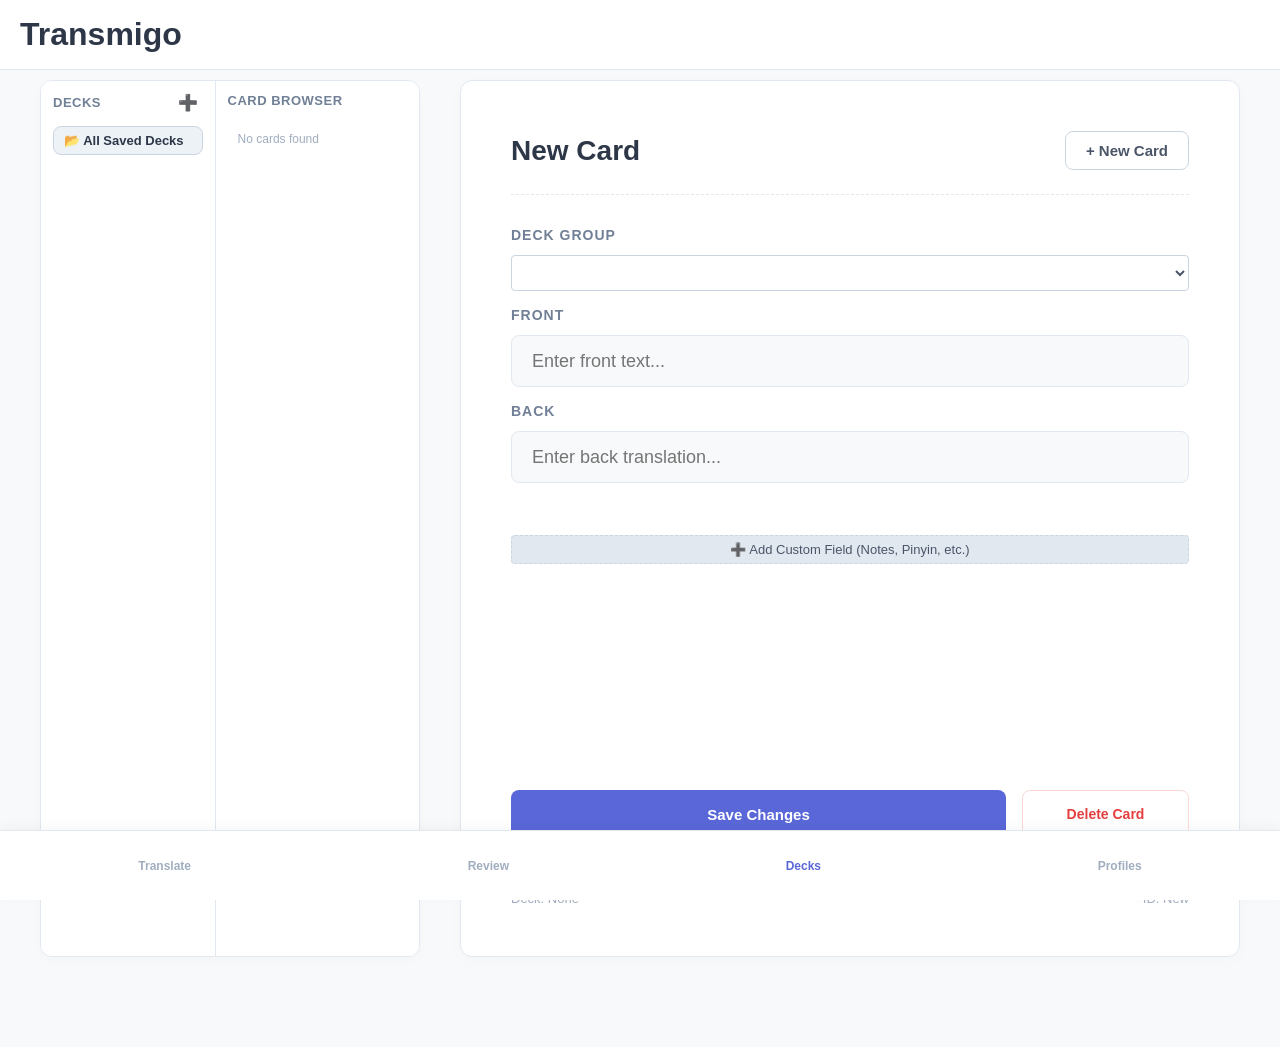
<file: Transmigo V1/decks.html>
<!DOCTYPE html>
<html lang="en">
  <head>
    <meta charset="utf-8">
    <title>Transmigo</title>
    <link rel="stylesheet" href="style.css">
  </head>
  <body>

    <header class="app-header">
      <h1>Transmigo</h1>
    </header>

    <main class="Translationwrapper deck-layout">
      <div class="decks-dashboard-container">
        
        <div class="deck-browser-group">
          
        <div class="deck-panel">
            <div class="panel-title" style="display: flex; justify-content: space-between; align-items: center;">
              <span>Decks</span>
              <button id="addDeckBtn" style="background: none; border: none; color: #4a5568; cursor: pointer; font-size: 16px; padding: 0 5px;">➕</button>
            </div>
            <div id="deckContainer" class="scrollable-list"></div>
          </div>

          <div class="card-list">
            <div class="panel-title">Card Browser</div>
            <div id="cardContainer" class="scrollable-list">
              </div>
          </div>

        </div>

        <div class="deck-workshop"> 
          <div class="workspace-header">
            <h3 id="editorTitle">Card Editor</h3>
            <button class="create-card-btn" id="newCardBtn">+ New Card</button>
          </div>

          <form class="workshop-form" id="workshopForm" onsubmit="return false;">
          <div class="form-field">
              <label>Deck Group</label>
              <select id="cardDeckSelect" class="deck-dropdown" style="width: 100%; padding: 8px; border-radius: 4px; border: 1px solid #cbd5e1; background: white;"></select>
            </div>

            <div class="form-field">
              <label>Front</label>
              <input type="text" id="cardFrontInput" placeholder="Enter front text...">
            </div>
            <div class="form-field">
              <label>Back</label>
              <input type="text" id="cardBackInput" placeholder="Enter back translation...">
            </div>

            <div id="editorCustomFieldsContainer" style="margin-top: 10px;"></div>

            <button type="button" id="editorAddCustomFieldBtn" style="width: 100%; padding: 6px; margin: 10px 0; background: #e2e8f0; border: 1px dashed #cbd5e1; border-radius: 4px; cursor: pointer; font-size: 13px; color: #4a5568;">
              ➕ Add Custom Field (Notes, Pinyin, etc.)
            </button>


            <div class="workspace-actions">
              <button type="button" id="saveCardBtn" class="workspace-save-btn">Save Changes</button>
              <button type="button" id="deleteCardBtn" class="workspace-delete-btn">Delete Card</button>
            </div>
          </form>

          <div class="workspace-footer">
            <span id="footerDeckInfo">Deck: None</span>
            <span id="footerIdInfo">ID: New</span>
          </div>
        </div>

      </div>
    </main>
  
    <nav class="bottom-nav">
      <a href="Translation.html" class="nav-item">Translate</a>
      <a href="Review.html" class="nav-item">Review</a>
      <a href="decks.html" class="nav-item active">Decks</a>
      <a href="profile.html" class="nav-item">Profiles</a>
    </nav>

    <script src="db.js"></script>

    <script>
const deckContainer = document.getElementById('deckContainer');
      const cardContainer = document.getElementById('cardContainer');
      
      const cardDeckSelect = document.getElementById('cardDeckSelect');
      const cardFrontInput = document.getElementById('cardFrontInput');
      const cardBackInput = document.getElementById('cardBackInput');
      const editorCustomFieldsContainer = document.getElementById('editorCustomFieldsContainer');
      const editorAddCustomFieldBtn = document.getElementById('editorAddCustomFieldBtn');
      const addDeckBtn = document.getElementById('addDeckBtn');
      
      const saveCardBtn = document.getElementById('saveCardBtn');
      const deleteCardBtn = document.getElementById('deleteCardBtn');
      const newCardBtn = document.getElementById('newCardBtn');
      
      const footerDeckInfo = document.getElementById('footerDeckInfo');
      const footerIdInfo = document.getElementById('footerIdInfo');
      const editorTitle = document.getElementById('editorTitle');

      let selectedDeckName = 'all';
      let activeCardId = null;

      let runtimeCustomDecks = [];

      function renderDashboard() {
        renderDecksList();
        populateEditorDeckDropdown();
        renderCardsList();
      }

      function getMasterDecksList() {
        const structuralDecks = getDecksList(); 
        runtimeCustomDecks.forEach(d => {
          if (!structuralDecks.includes(d)) structuralDecks.push(d);
        });
        return structuralDecks;
      }

      function renderDecksList() {
        const deckNames = getMasterDecksList();
        deckContainer.innerHTML = '';

        deckNames.forEach(deck => {
          const div = document.createElement('div');
          div.className = `deck-list ${selectedDeckName === deck ? 'active-item' : ''}`;
          div.textContent = deck === 'all' ? '📂 All Saved Decks' : `📂 ${deck.charAt(0).toUpperCase() + deck.slice(1)}`;
          
          div.addEventListener('click', () => {
            selectedDeckName = deck;
            renderDashboard();
          });
          deckContainer.appendChild(div);
        });
      }

      function populateEditorDeckDropdown() {
        const deckNames = getMasterDecksList();
        const currentSelection = cardDeckSelect.value;
        cardDeckSelect.innerHTML = '';

        deckNames.forEach(deck => {
          if (deck === 'all') return; 
          const opt = document.createElement('option');
          opt.value = deck;
          opt.textContent = deck.charAt(0).toUpperCase() + deck.slice(1);
          cardDeckSelect.appendChild(opt);
        });

        if (currentSelection && [...cardDeckSelect.options].some(o => o.value === currentSelection)) {
          cardDeckSelect.value = currentSelection;
        }
      }

      function renderCardsList() {
        const allCards = getCards();
        cardContainer.innerHTML = '';

        const filteredCards = selectedDeckName === 'all' 
          ? allCards 
          : allCards.filter(c => c.deck.toLowerCase().trim() === selectedDeckName.toLowerCase().trim());

        if (filteredCards.length === 0) {
          cardContainer.innerHTML = '<div style="padding:10px; font-size:12px; color:#a0aec0;">No cards found</div>';
          return;
        }

        filteredCards.forEach(card => {
          const div = document.createElement('div');
          div.className = `deck-list ${activeCardId === card.id ? 'active-item' : ''}`;

          let contentHtml = `<div style="font-weight: 500;">${card.front}</div>`;
          if (card.customFields && Object.keys(card.customFields).length > 0) {
            contentHtml += `<div style="font-size: 11px; color: #718096; margin-top: 2px;">`;
            Object.entries(card.customFields).forEach(([label, value]) => {
              contentHtml += `<span style="background: #edf2f7; padding: 2px 4px; border-radius: 3px; margin-right: 4px;">${label}: ${value}</span>`;
            });
            contentHtml += `</div>`;
          }
          div.innerHTML = contentHtml;
          
          div.addEventListener('click', () => {
            loadCardIntoEditor(card);
          });
          cardContainer.appendChild(div);
        });
      }

      function spawnCustomFieldRow(label = '', value = '') {
        const fieldWrapper = document.createElement('div');
        fieldWrapper.className = 'form-field-custom-row';
        fieldWrapper.style.display = 'flex';
        fieldWrapper.style.gap = '5px';
        fieldWrapper.style.marginTop = '8px';

        fieldWrapper.innerHTML = `
          <input type="text" placeholder="Label (e.g., Pinyin)" class="editor-custom-label" value="${label}" style="width: 35%; padding: 6px; border-radius: 4px; border: 1px solid #cbd5e1;">
          <input type="text" placeholder="Value..." class="editor-custom-value" value="${value}" style="width: 55%; padding: 6px; border-radius: 4px; border: 1px solid #cbd5e1;">
          <button type="button" class="editor-remove-field-btn" style="width: 10%; background: #fee2e2; border: 1px solid #fca5a5; color: #dc2626; border-radius: 4px; cursor: pointer;">✕</button>
        `;

        fieldWrapper.querySelector('.editor-remove-field-btn').addEventListener('click', () => {
          fieldWrapper.remove();
        });

        editorCustomFieldsContainer.appendChild(fieldWrapper);
      }

      function loadCardIntoEditor(card) {
        activeCardId = card.id;
        cardDeckSelect.value = card.deck || 'general';
        cardFrontInput.value = card.front;
        cardBackInput.value = card.back;

        editorCustomFieldsContainer.innerHTML = '';
        if (card.customFields) {
          Object.entries(card.customFields).forEach(([label, value]) => {
            spawnCustomFieldRow(label, value);
          });
        }
        
        editorTitle.textContent = "Edit Card";
        footerDeckInfo.textContent = `Deck: ${card.deck}`;
        footerIdInfo.textContent = `ID: ${card.id}`;
        
        renderCardsList();
      }

      function clearEditor() {
        activeCardId = null;
        cardDeckSelect.value = selectedDeckName === 'all' ? 'general' : selectedDeckName;
        cardFrontInput.value = '';
        cardBackInput.value = '';
        
        editorCustomFieldsContainer.innerHTML = '';

        editorTitle.textContent = "New Card";
        footerDeckInfo.textContent = `Deck: None`;
        footerIdInfo.textContent = `ID: New`;
        
        renderCardsList();
      }

      editorAddCustomFieldBtn.addEventListener('click', () => {
        spawnCustomFieldRow('', '');
      });

      addDeckBtn.addEventListener('click', () => {
        const newDeckName = prompt("Enter a name for your new deck group:").trim().toLowerCase();
        if (!newDeckName) return;
        
        if (getMasterDecksList().includes(newDeckName)) {
          alert("A deck with that name already exists!");
          return;
        }

        runtimeCustomDecks.push(newDeckName);
        selectedDeckName = newDeckName;
        cardDeckSelect.value = newDeckName;
        renderDashboard();
      });

      saveCardBtn.addEventListener('click', () => {
        const frontVal = cardFrontInput.value.trim();
        const backVal = cardBackInput.value.trim();
        const deckVal = cardDeckSelect.value;

        if (!frontVal || !backVal) {
          alert('Please fill out both the front and back parameters!');
          return;
        }

        const updatedCustomFields = {};
        const labels = document.querySelectorAll('.editor-custom-label');
        const values = document.querySelectorAll('.editor-custom-value');
        
        labels.forEach((labelEl, idx) => {
          const key = labelEl.value.trim();
          const val = values[idx].value.trim();
          if (key && val) {
            updatedCustomFields[key] = val;
          }
        });

        const payload = {
          front: frontVal,
          back: backVal,
          deck: deckVal,
          customFields: updatedCustomFields
        };

        if (activeCardId) {
          payload.id = activeCardId;
        }

        saveCard(payload);
        alert('Card database synchronized successfully!');
        
        selectedDeckName = deckVal;
        clearEditor();
        renderDashboard();
      });

      deleteCardBtn.addEventListener('click', () => {
        if (!activeCardId) {
          clearEditor();
          return;
        }

        if (confirm('Are you sure you want to permanently remove this card?')) {
          deleteCardById(activeCardId);
          clearEditor();
          renderDashboard();
        }
      });

      newCardBtn.addEventListener('click', clearEditor);

      renderDashboard();
      clearEditor();
    </script>
  </body>
</html>
</file>
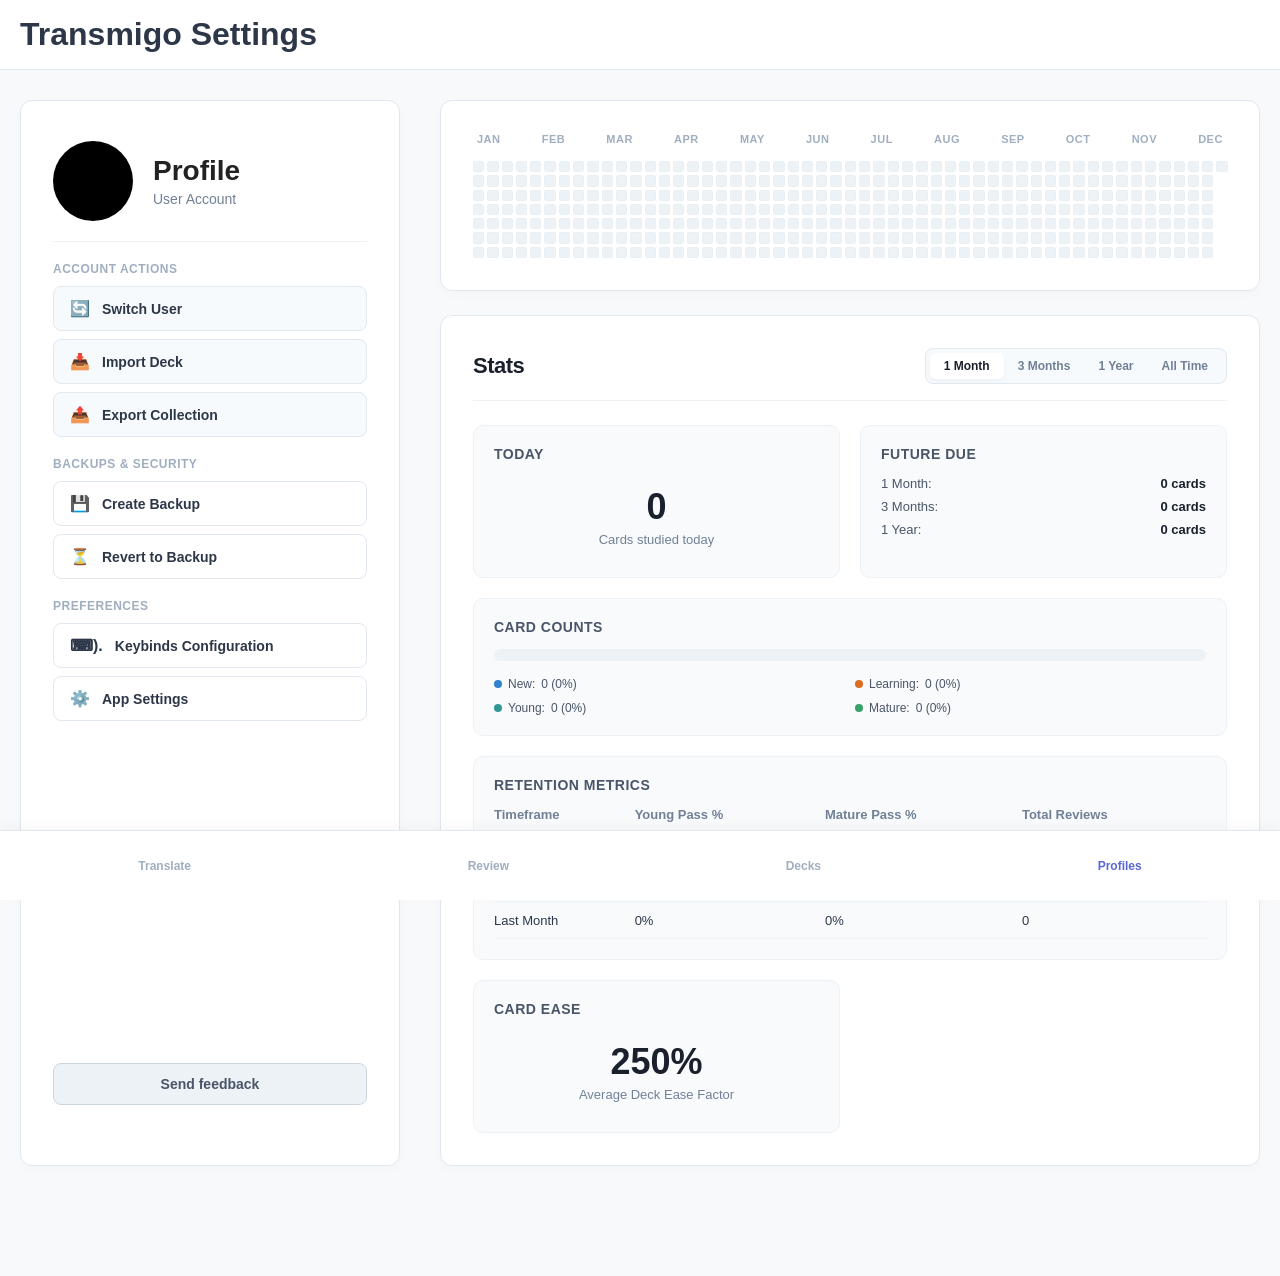
<file: Transmigo V1/profile.html>
<!DOCTYPE html>
<html lang="en">
  <head>
    <meta charset="utf-8">
    <title>Transmigo</title>
    <link rel="stylesheet" href="style.css">
  </head>
  <body>

    <header class="app-header">
      <h1>Transmigo Settings</h1>
    </header>

    <main class="TranslationPg profile-layout-wrapper">
      <div class="profile-dashboard-container">
        
        <div class="profile-left-panel">
          <div class="user-meta-block">
            <div class="profile-avatar"></div>
            <div class="user-details-text">
              <h1 class="profile-name-header">Profile</h1>
              <p class="profile-subtext">User Account</p>
            </div>
          </div>

          <hr class="panel-divider">

          <div class="profile-section">
            <h3>Account Actions</h3>
            <div class="action-button-group">
              <button class="settings-action-btn"><i class="icon">🔄</i> Switch User</button>
              <button class="settings-action-btn"><i class="icon">📥</i> Import Deck</button>
              <button class="settings-action-btn"><i class="icon">📤</i> Export Collection</button>
            </div>
          </div>

          <div class="profile-section">
            <h3>Backups & Security</h3>
            <div class="action-button-group">
              <button class="settings-action-btn secondary"><i class="icon">💾</i> Create Backup</button>
              <button class="settings-action-btn secondary"><i class="icon">⏳</i> Revert to Backup</button>
            </div>
          </div>

          <div class="profile-section">
            <h3>Preferences</h3>
            <div class="action-button-group">
              <button class="settings-action-btn secondary"><i class="icon">⌨).</i> Keybinds Configuration</button>
              <button class="settings-action-btn secondary"><i class="icon">⚙️</i> App Settings</button>
            </div>
          </div>

          <div class="profile-section" style="margin-top: auto; padding-top: 10px;">
            <button class="feedback-btn" style="width: 100%;" onclick="alert('Thank you for your feedback!')">Send feedback</button>
          </div>
        </div> 

        <div class="profile-right-panel">
          <div class="heatmap-box">
            <div class="heatmap-months">
              <span>Jan</span><span>Feb</span><span>Mar</span><span>Apr</span><span>May</span><span>Jun</span><span>Jul</span><span>Aug</span><span>Sep</span><span>Oct</span><span>Nov</span><span>Dec</span>
            </div>
            <div class="heatmap-grid" id="heatmapGrid"></div>
          </div>

          <div class="stats-panel">
            <div class="stats-header-row">
              <h2 class="stats-header">Stats</h2>
              <div class="stats-timeframe-filters">
                <button class="filter-btn active">1 Month</button>
                <button class="filter-btn">3 Months</button>
                <button class="filter-btn">1 Year</button>
                <button class="filter-btn">All Time</button>
              </div>
            </div>

            <div class="stats-grid-matrix">
              <div class="stats-card">
                <h3>Today</h3>
                <div class="card-inner-val">
                  <p class="main-stat-num" id="statToday">0</p>
                  <p class="stat-label-sub">Cards studied today</p>
                </div>
              </div>

              <div class="stats-card">
                <h3>Future Due</h3>
                <div class="forecast-list">
                  <div class="forecast-row"><span>1 Month:</span><strong id="forecastMonth">0 cards</strong></div>
                  <div class="forecast-row"><span>3 Months:</span><strong id="forecastQuarter">0 cards</strong></div>
                  <div class="forecast-row"><span>1 Year:</span><strong id="forecastYear">0 cards</strong></div>
                </div>
              </div>

              <div class="stats-card span-two-cols">
                <h3>Card Counts</h3>
                <div class="count-bar-container">
                  <div class="distribution-bar" id="distributionBar">
                    <div class="bar-segment segments-new" id="barNew" style="width: 0%;"></div>
                    <div class="bar-segment segments-learning" id="barLearning" style="width: 0%;"></div>
                    <div class="bar-segment segments-young" id="barYoung" style="width: 0%;"></div>
                    <div class="bar-segment segments-mature" id="barMature" style="width: 0%;"></div>
                  </div>
                  <div class="legend-grid" id="legendGrid">
                    <div class="legend-item"><span class="dot new"></span>New: <span id="lblNew">0 (0%)</span></div>
                    <div class="legend-item"><span class="dot learning"></span>Learning: <span id="lblLearning">0 (0%)</span></div>
                    <div class="legend-item"><span class="dot young"></span>Young: <span id="lblYoung">0 (0%)</span></div>
                    <div class="legend-item"><span class="dot mature"></span>Mature: <span id="lblMature">0 (0%)</span></div>
                  </div>
                </div>
              </div>

              <div class="stats-card span-two-cols">
                <h3>Retention Metrics</h3>
                <table class="retention-table">
                  <thead>
                    <tr>
                      <th>Timeframe</th>
                      <th>Young Pass %</th>
                      <th>Mature Pass %</th>
                      <th>Total Reviews</th>
                    </tr>
                  </thead>
                  <tbody>
                    <tr>
                      <td>Yesterday</td>
                      <td id="retYoungYest">0%</td>
                      <td id="retMatureYest">0%</td>
                      <td id="countYest">0</td>
                    </tr>
                    <tr>
                      <td>Last Week</td>
                      <td id="retYoungWeek">0%</td>
                      <td id="retMatureWeek">0%</td>
                      <td id="countWeek">0</td>
                    </tr>
                    <tr>
                      <td>Last Month</td>
                      <td id="retYoungMonth">0%</td>
                      <td id="retMatureMonth">0%</td>
                      <td id="countMonth">0</td>
                    </tr>
                  </tbody>
                </table>
              </div>

              <div class="stats-card">
                <h3>Card Ease</h3>
                <div class="card-inner-val">
                  <p class="main-stat-num" id="statEase">0%</p>
                  <p class="stat-label-sub">Average Deck Ease Factor</p>
                </div>
              </div>
            </div>
          </div>
        </div>

      </div>
    </main>
  
    <nav class="bottom-nav">
      <a href="Translation.html" class="nav-item">Translate</a>
      <a href="Review.html" class="nav-item">Review</a>
      <a href="decks.html" class="nav-item">Decks</a>
      <a href="profile.html" class="nav-item active">Profiles</a>
    </nav>

    <script src="db.js"></script>

    <script>
      function computeMetrics() {
        const cards = getCards();
        const total = cards.length;
        const history = typeof getReviewHistory === 'function' ? getReviewHistory() : [];

        const counts = { new: 0, learning: 0, young: 0, mature: 0 };
        let totalEaseSum = 0;
        let gradedCardCount = 0;
        
        const startOfToday = new Date().setHours(0,0,0,0);
        const oneMonthOut = Date.now() + (30 * 24 * 60 * 60 * 1000);
        const threeMonthsOut = Date.now() + (90 * 24 * 60 * 60 * 1000);
        const oneYearOut = Date.now() + (365 * 24 * 60 * 60 * 1000);

        let dueMonth = 0, dueQuarter = 0, dueYear = 0;

        cards.forEach(card => {
          const state = card.state || 'new';
          if (counts.hasOwnProperty(state)) {
            counts[state]++;
          } else {
            counts['new']++;
          }

          if (card.state !== 'new' || card.interval > 0) {
            gradedCardCount++;
          }

          totalEaseSum += (card.ease !== undefined ? card.ease : 250);

          if (card.dueDate && card.dueDate > Date.now()) {
            if (card.dueDate <= oneMonthOut) dueMonth++;
            if (card.dueDate <= threeMonthsOut) dueQuarter++;
            if (card.dueDate <= oneYearOut) dueYear++;
          }
        });

        let studiedTodayCount = 0;
        let studiedYesterdayCount = 0;
        let studiedWeekCount = 0;
        let studiedMonthCount = 0;

        const startOfYesterday = startOfToday - (24 * 60 * 60 * 1000);
        const startOfSevenDaysAgo = Date.now() - (7 * 24 * 60 * 60 * 1000);
        const startOfThirtyDaysAgo = Date.now() - (30 * 24 * 60 * 60 * 1000);

        history.forEach(timestamp => {
          if (timestamp >= startOfToday) studiedTodayCount++;
          if (timestamp >= startOfYesterday && timestamp < startOfToday) studiedYesterdayCount++;
          if (timestamp >= startOfSevenDaysAgo) studiedWeekCount++;
          if (timestamp >= startOfThirtyDaysAgo) studiedMonthCount++;
        });

        const avgEase = gradedCardCount > 0 ? Math.round(totalEaseSum / gradedCardCount) : (total > 0 ? Math.round(totalEaseSum / total) : 250);

        document.getElementById('statToday').textContent = studiedTodayCount;
        document.getElementById('statEase').textContent = `${avgEase}%`;
        document.getElementById('forecastMonth').textContent = `${dueMonth} cards`;
        document.getElementById('forecastQuarter').textContent = `${dueQuarter} cards`;
        document.getElementById('forecastYear').textContent = `${dueYear} cards`;

        document.getElementById('countYest').textContent = studiedYesterdayCount;
        document.getElementById('countWeek').textContent = studiedWeekCount;
        document.getElementById('countMonth').textContent = studiedMonthCount;

        if (studiedYesterdayCount > 0) {
          document.getElementById('retYoungYest').textContent = "90.0%";
          document.getElementById('retMatureYest').textContent = "95.0%";
        }
        if (studiedWeekCount > 0) {
          document.getElementById('retYoungWeek').textContent = "88.0%";
          document.getElementById('retMatureWeek').textContent = "94.2%";
        }
        if (studiedMonthCount > 0) {
          document.getElementById('retYoungMonth').textContent = "85.4%";
          document.getElementById('retMatureMonth').textContent = "92.1%";
        }

        if (total > 0) {
          const pctNew = (counts.new / total) * 100;
          const pctLearn = (counts.learning / total) * 100;
          const pctYoung = (counts.young / total) * 100;
          const pctMature = (counts.mature / total) * 100;

          document.getElementById('barNew').style.width = `${pctNew}%`;
          document.getElementById('barLearning').style.width = `${pctLearn}%`;
          document.getElementById('barYoung').style.width = `${pctYoung}%`;
          document.getElementById('barMature').style.width = `${pctMature}%`;

          document.getElementById('lblNew').textContent = `${counts.new} (${Math.round(pctNew)}%)`;
          document.getElementById('lblLearning').textContent = `${counts.learning} (${Math.round(pctLearn)}%)`;
          document.getElementById('lblYoung').textContent = `${counts.young} (${Math.round(pctYoung)}%)`;
          document.getElementById('lblMature').textContent = `${counts.mature} (${Math.round(pctMature)}%)`;
        }
        
        generateHeatmap(history);
      }

      function generateHeatmap(history) {
        const grid = document.getElementById('heatmapGrid');
        grid.innerHTML = '';

        const dailyActivityMap = {};
        history.forEach(timestamp => {
          const d = new Date(timestamp);
          const dateString = `${d.getFullYear()}-${d.getMonth()}-${d.getDate()}`;
          dailyActivityMap[dateString] = (dailyActivityMap[dateString] || 0) + 1;
        });
        
        const now = new Date();
        const totalGridElementsCount = 365;
        
        for (let i = totalGridElementsCount - 1; i >= 0; i--) {
          const tile = document.createElement('div');
          
          const targetDate = new Date(now.getTime() - (i * 24 * 60 * 60 * 1000));
          const mapLookupKey = `${targetDate.getFullYear()}-${targetDate.getMonth()}-${targetDate.getDate()}`;
          const reviewCountOnThisDay = dailyActivityMap[mapLookupKey] || 0;

          let colorLevel = 0;
          if (reviewCountOnThisDay > 0 && reviewCountOnThisDay <= 3) colorLevel = 1;
          else if (reviewCountOnThisDay > 3 && reviewCountOnThisDay <= 7) colorLevel = 2;
          else if (reviewCountOnThisDay > 7 && reviewCountOnThisDay <= 12) colorLevel = 3;
          else if (reviewCountOnThisDay > 12) colorLevel = 4;

          tile.className = `heat-tile lvl-${colorLevel}`;
          tile.title = `${targetDate.toDateString()}: ${reviewCountOnThisDay} reviews`;
          
          grid.appendChild(tile);
        }
      }

      computeMetrics();
    </script>
  </body>
</html>
</file>
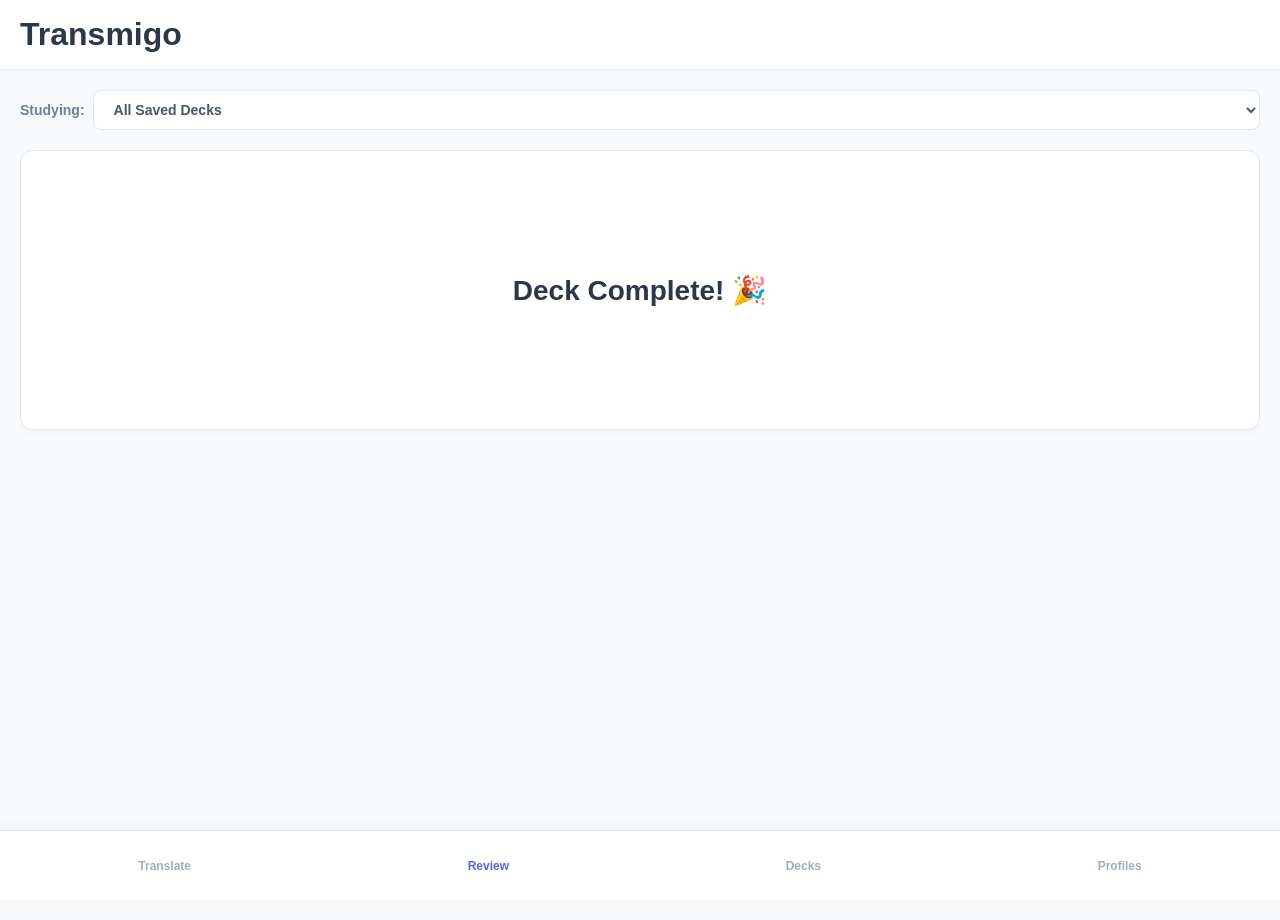
<file: Transmigo V1/Review.html>
<!DOCTYPE html>
<html lang="en">
  <head>
    <meta charset="utf-8">
    <title>Transmigo</title>
    <link rel="stylesheet" href="style.css">
  </head>
  <body>

    <header class="app-header">
      <h1>Transmigo</h1>
    </header>

    <main class="translationwrapper review-layout">

      <div class="topgrouper">
        <div id="reviewDeckSelector" class="deck-selector">
          <label for="reviewDeckSelect">Studying:</label>
          <select id="reviewDeckSelect" class="deck-dropdown">
            <option value="all">All Saved Decks</option>
          </select>
        </div>

        <div class="flashcard-box">
          <div class="flashcard" id="flashcard">
            <div class="card-face card-front">
              <p id="cardFrontText">No cards available</p>
              <span class="tap-hint" id="tapHint">Tap or press Space to flip</span>
            </div>
            <div class="card-face card-back">
              <p id="cardBackText">Translate text to create cards!</p>
              <div id="cardCustomFieldsDisplay" style="margin-top: 15px; border-top: 1px dashed #cbd5e1; padding-top: 10px; font-size: 14px; text-align: left; color: #4a5568;"></div>
            </div>
          </div>
        </div>

      <div class="action-bar-hub">
        <button id="showAnswerBtn" class="answer-btn">Show Answer</button>

        <div id="gradingOptions" class="diffculty-lvl hidden">
          <button class="diffculty-btn again-btn" data-grade="again">Again</button>
          <button class="diffculty-btn hard-btn" data-grade="hard">Hard</button>
          <button class="diffculty-btn good-btn" data-grade="good">Good</button>
          <button class="diffculty-btn easy-btn" data-grade="easy">Easy</button>
        </div>
      </div>
    </main>
  
    <nav class="bottom-nav">
      <a href="Translation.html" class="nav-item">Translate</a>
      <a href="Review.html" class="nav-item active">Review</a>
      <a href="decks.html" class="nav-item">Decks</a>
      <a href="profile.html" class="nav-item">Profiles</a>
    </nav>

    <script src="db.js"></script>

    <script>
      const card = document.getElementById('flashcard');
      const showAnswerBtn = document.getElementById('showAnswerBtn');
      const gradingOptions = document.getElementById('gradingOptions');
      const deckSelect = document.getElementById('reviewDeckSelect');
      
      const cardFrontText = document.getElementById('cardFrontText');
      const cardBackText = document.getElementById('cardBackText');
      const tapHint = document.getElementById('tapHint');
      const cardCustomFieldsDisplay = document.getElementById('cardCustomFieldsDisplay');

      let studyQueue = [];
      let currentCardIndex = 0;
      let hasFlippedFirstCard = false;

      function initReview() {
        populateDeckDropdown();
        buildStudyQueue();
        showCurrentCard();
      }

      function populateDeckDropdown() {
        const uniqueDecks = getDecksList(); 
        deckSelect.innerHTML = '';
        
        uniqueDecks.forEach(deckName => {
          const opt = document.createElement('option');
          opt.value = deckName;
          opt.textContent = deckName === 'all' ? 'All Saved Decks' : deckName.charAt(0).toUpperCase() + deckName.slice(1);
          deckSelect.appendChild(opt);
        });
      }

      function buildStudyQueue() {
        const allCards = getCards();
        const selectedDeck = deckSelect.value;

        if (selectedDeck === 'all') {
          studyQueue = allCards;
        } else {
          studyQueue = allCards.filter(c => c.deck.toLowerCase().trim() === selectedDeck.toLowerCase().trim());
        }
        
        currentCardIndex = 0;
      }

      function showCurrentCard() {
        card.classList.remove('flipped');
        gradingOptions.classList.add('hidden');
        
        if (studyQueue.length === 0 || currentCardIndex >= studyQueue.length) {
          cardFrontText.textContent = "Deck Complete! 🎉";
          cardBackText.textContent = "";
          cardCustomFieldsDisplay.innerHTML = "";
          tapHint.classList.add('hidden');
          showAnswerBtn.classList.add('hidden');
          return;
        }

        if (hasFlippedFirstCard) {
          tapHint.classList.add('hidden');
        } else {
          tapHint.classList.remove('hidden');
        }
        showAnswerBtn.classList.remove('hidden');

        const activeCard = studyQueue[currentCardIndex];
        cardFrontText.textContent = activeCard.front;
        cardBackText.textContent = activeCard.back;

      cardCustomFieldsDisplay.innerHTML = "";
        if (activeCard.customFields && Object.keys(activeCard.customFields).length > 0) {
          Object.entries(activeCard.customFields).forEach(([label, value]) => {
            const fieldLine = document.createElement('div');
            fieldLine.style.marginBottom = '4px';
            fieldLine.innerHTML = `<strong>${label}:</strong> ${value}`;
            cardCustomFieldsDisplay.appendChild(fieldLine);
          });
        }
      }

      function toggleFlip() {
        if (studyQueue.length === 0 || currentCardIndex >= studyQueue.length) return;

        card.classList.toggle('flipped');

        if (card.classList.contains('flipped')) {
          gradingOptions.classList.remove('hidden');
          showAnswerBtn.classList.add('hidden');

        if (!hasFlippedFirstCard) {
         hasFlippedFirstCard = true;
    }
        } else {
          gradingOptions.classList.add('hidden');
          showAnswerBtn.classList.remove('hidden');
        }
      }

      function gradeCard(rating) {
        const activeCard = studyQueue[currentCardIndex];
        
        if (rating === 'again') {
          activeCard.interval = 0;
          activeCard.state = 'learning';
        } else if (rating === 'hard') {
          activeCard.interval = Math.max(1, activeCard.interval * 1.2);
          activeCard.state = 'young';
        } else if (rating === 'good') {
          activeCard.interval = activeCard.interval === 0 ? 1 : Math.ceil(activeCard.interval * 2.5);
          activeCard.state = 'young';
        } else if (rating === 'easy') {
          activeCard.interval = activeCard.interval === 0 ? 3 : Math.ceil(activeCard.interval * 4);
          activeCard.state = 'mature';
        }

        activeCard.dueDate = Date.now() + (activeCard.interval * 24 * 60 * 60 * 1000);
        
        saveCard(activeCard);

       logReviewEvent();

        currentCardIndex++;
        showCurrentCard();
      }

      card.addEventListener('click', toggleFlip);
      showAnswerBtn.addEventListener('click', toggleFlip);

      deckSelect.addEventListener('change', () => {
        buildStudyQueue();
        showCurrentCard();
      });

      document.querySelectorAll('.diffculty-btn').forEach(btn => {
        btn.addEventListener('click', (e) => {
          e.stopPropagation();
          const score = btn.getAttribute('data-grade');
          gradeCard(score);
        });
      });

      window.addEventListener('keydown', (e) => {
        if (e.code === 'Space') {
          e.preventDefault();
          toggleFlip();
        }
      });

      initReview();
    </script>
  </body>
</html>
</file>
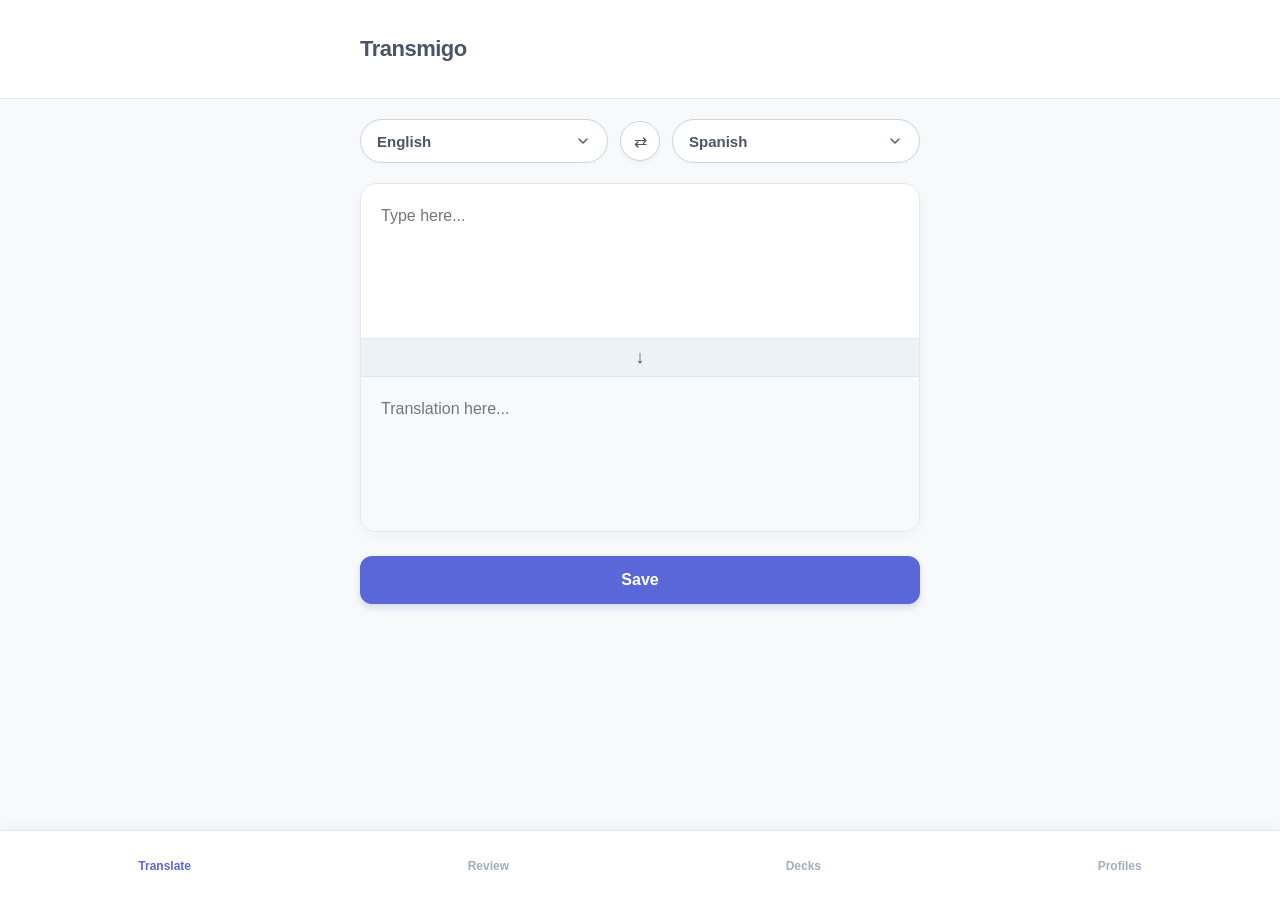
<file: Transmigo V1/Translation.html>
<!DOCTYPE html>
<html lang="en">
  <head>
    <meta charset="utf-8">
    <title>Transmigo</title>
    <link rel="stylesheet" href="style.css">
  </head>
  <body>

    <header class="app-header">
      <div class="header-content">
        <h1>Transmigo</h1>
      </div>
    </header>

    <main class="TranslationPg">
      <div class="language-selector">
        <select id="leftLang" class="lang-select">
          <option value="en" selected>English</option>
          <option value="es">Spanish</option>
          <option value="fr">French</option>
          <option value="de">German</option>
          <option value="ja">Japanese</option>
          <option value="zh">Mandarin Chinese</option>
        </select>

        <button id="switchBtn" class="switch-btn">⇄</button>

        <select id="rightLang" class="lang-select target-select">
          <option value="en">English</option>
          <option value="es" selected>Spanish</option>
          <option value="fr">French</option>
          <option value="de">German</option>
          <option value="ja">Japanese</option>
          <option value="zh">Mandarin Chinese</option>
        </select>
      </div>

      <div class="translationBoxes">
        <div class="translate-box">
          <textarea id="sourceText" placeholder="Type here..."></textarea>
        </div>

        <div class="arrow">↓</div>

        <div class="translate-box output-box">
          <textarea id="translatedText" placeholder="Translation here..." readonly></textarea>
        </div>
      </div>

      <div class="actionBox">
        <button class="save-btn">Save</button>
      </div>
    </main>
  
    <nav class="bottom-nav">
      <a href="#" class="nav-item active">Translate</a>
      <a href="Review.html" class="nav-item">Review</a>
      <a href="decks.html" class="nav-item">Decks</a>
      <a href="profile.html" class="nav-item">Profiles</a>
    </nav>

<div id="saveModal" class="modal-overlay">
  <div class="modal-content">
    <h3>Create Flashcard</h3>
    
    <div class="modal-field">
      <label>Choose Deck</label>
      <select id="modalDeckSelect" class="deck-dropdown" style="width: 100%; padding: 8px; margin-bottom: 10px; border-radius: 4px;">
        </select>
      <input type="text" id="modalNewDeckInput" placeholder="Or type a new deck name..." style="width: 100%; padding: 8px; margin-top: 5px; border-radius: 4px; display: none;">
      <button id="toggleNewDeckBtn" style="font-size: 11px; background: none; border: none; color: #4a5568; cursor: pointer; text-decoration: underline; padding: 0; margin-top: 2px;">+ Create New Deck</button>
    </div>

    <div class="modal-field">
      <label>Front (Original Text)</label>
      <input type="text" id="modalFront" readonly>
    </div>

    <div class="modal-field">
      <label>Back (Translation)</label>
      <input type="text" id="modalBack" readonly>
    </div>

<div id="customFieldsContainer" style="margin-top: 10px;">
      </div>

    <button type="button" id="addCustomFieldBtn" style="width: 100%; padding: 6px; margin: 10px 0; background: #e2e8f0; border: 1px dashed #cbd5e1; border-radius: 4px; cursor: pointer; font-size: 13px; color: #4a5568;">
      ➕ Add Custom Field (Notes, Pinyin, etc.)
    </button>

    <div class="modal-actions">
      <button id="cancelModal" class="cancel-btn">Cancel</button>
      <button id="confirmSave" class="confirm-btn">Add to Decks</button>
    </div>
  </div>
</div>

    <script src="db.js"></script>

    <script>
const switchBtn = document.getElementById('switchBtn');
const leftLang = document.getElementById('leftLang');
const rightLang = document.getElementById('rightLang');

const sourceText = document.getElementById('sourceText');
const translatedText = document.getElementById('translatedText');

const saveBtn = document.querySelector('.save-btn');
const saveModal = document.getElementById('saveModal');
const cancelModal = document.getElementById('cancelModal');
const confirmSave = document.getElementById('confirmSave');

const modalFront = document.getElementById('modalFront');
const modalBack = document.getElementById('modalBack');

const modalDeckSelect = document.getElementById('modalDeckSelect');
const modalNewDeckInput = document.getElementById('modalNewDeckInput');
const toggleNewDeckBtn = document.getElementById('toggleNewDeckBtn');

const customFieldsContainer = document.getElementById('customFieldsContainer');
const addCustomFieldBtn = document.getElementById('addCustomFieldBtn');

const savedLeft = localStorage.getItem('transmigo_leftLang');
const savedRight = localStorage.getItem('transmigo_rightLang');

if (savedLeft) leftLang.value = savedLeft;
if (savedRight) rightLang.value = savedRight;

let debounceTimer;
sourceText.addEventListener('input', () => {
  clearTimeout(debounceTimer);
  debounceTimer = setTimeout(() => {
    performTranslation();
  }, 600);
});

async function performTranslation() {
  const text = sourceText.value.trim();
  if (!text) {
    translatedText.value = "";
    return;
  }

  translatedText.value = "Translating...";
  const from = leftLang.value;
  const to = rightLang.value;

  try {
    const res = await fetch(`https://api.mymemory.translated.net/get?q=${encodeURIComponent(text)}&langpair=${from}|${to}`);
    const data = await res.json();
    if (data.responseData) {
      translatedText.value = data.responseData.translatedText;
    } else {
      translatedText.value = "[Translation processing error]";
    }
  } catch (err) {
    console.error("Network issue:", err);
    translatedText.value = "[Connection Error]";
  }
}

switchBtn.addEventListener('click', () => {
  const tempValue = leftLang.value;
  leftLang.value = rightLang.value;
  rightLang.value = tempValue;

  localStorage.setItem('transmigo_leftLang', leftLang.value);
  localStorage.setItem('transmigo_rightLang', rightLang.value);

  if (sourceText.value.trim() !== "") {
    performTranslation();
  }
});

leftLang.addEventListener('change', () => { 
  localStorage.setItem('transmigo_leftLang', leftLang.value);
  if(sourceText.value) performTranslation(); 
});

rightLang.addEventListener('change', () => { 
  localStorage.setItem('transmigo_rightLang', rightLang.value);
  if(sourceText.value) performTranslation(); 
});

saveBtn.addEventListener('click', () => {
  if (sourceText.value.trim() === "" || translatedText.value.trim() === "" || translatedText.value === "Translating...") {
    alert("Please enter some text to translate first!");
    return;
  }
  
  modalFront.value = sourceText.value;
  modalBack.value = translatedText.value;
  
  customFieldsContainer.innerHTML = '';

  modalDeckSelect.innerHTML = '';
  modalNewDeckInput.value = '';
  modalNewDeckInput.style.display = 'none';
  modalDeckSelect.style.display = 'block';
  toggleNewDeckBtn.textContent = '+ Create New Deck';
  
  const existingDecks = typeof getDecksList === 'function' ? getDecksList() : ['general'];
  existingDecks.forEach(deck => {
    if (deck === 'all') return;
    const opt = document.createElement('option');
    opt.value = deck;
    opt.textContent = deck.charAt(0).toUpperCase() + deck.slice(1);
    modalDeckSelect.appendChild(opt);
  });
  
  if (modalDeckSelect.children.length === 0) {
    const opt = document.createElement('option');
    opt.value = 'general';
    opt.textContent = 'General';
    modalDeckSelect.appendChild(opt);
  }

  saveModal.classList.add('active');
});

toggleNewDeckBtn.addEventListener('click', () => {
  if (modalNewDeckInput.style.display === 'none') {
    modalNewDeckInput.style.display = 'block';
    modalDeckSelect.style.display = 'none';
    toggleNewDeckBtn.textContent = '« Choose Existing Deck';
  } else {
    modalNewDeckInput.style.display = 'none';
    modalDeckSelect.style.display = 'block';
    toggleNewDeckBtn.textContent = '+ Create New Deck';
  }
});

addCustomFieldBtn.addEventListener('click', () => {
  const fieldWrapper = document.createElement('div');
  fieldWrapper.className = 'modal-field';
  fieldWrapper.style.marginBottom = '10px';
  fieldWrapper.style.display = 'flex';
  fieldWrapper.style.gap = '5px';

  fieldWrapper.innerHTML = `
    <input type="text" placeholder="Field Label (e.g., Pinyin)" class="custom-field-label" style="width: 35%; padding: 6px; border-radius: 4px; border: 1px solid #cbd5e1;">
    <input type="text" placeholder="Value..." class="custom-field-value" style="width: 55%; padding: 6px; border-radius: 4px; border: 1px solid #cbd5e1;">
    <button type="button" class="remove-field-btn" style="width: 10%; background: #fee2e2; border: 1px solid #fca5a5; color: #dc2626; border-radius: 4px; cursor: pointer;">✕</button>
  `;

  fieldWrapper.querySelector('.remove-field-btn').addEventListener('click', () => {
    fieldWrapper.remove();
  });

  customFieldsContainer.appendChild(fieldWrapper);
});

cancelModal.addEventListener('click', () => {
  saveModal.classList.remove('active');
});

confirmSave.addEventListener('click', () => {
  let finalDeckName = 'general';
  
  if (modalNewDeckInput.style.display === 'block') {
    const customName = modalNewDeckInput.value.trim().toLowerCase();
    if (customName) finalDeckName = customName;
  } else {
    finalDeckName = modalDeckSelect.value;
  }

const extraFields = {};
  const labels = document.querySelectorAll('.custom-field-label');
  const values = document.querySelectorAll('.custom-field-value');
  
  labels.forEach((labelEl, idx) => {
    const key = labelEl.value.trim();
    const val = values[idx].value.trim();
    if (key && val) {
      extraFields[key] = val;
    }
  });

  saveCard({
    front: modalFront.value,
    back: modalBack.value,
    deck: finalDeckName,
    customFields: extraFields,
    timestamp: new Date().getTime()
  });

  saveModal.classList.remove('active');
  sourceText.value = "";
  translatedText.value = "";
  
  alert(`Flashcard added to deck "${finalDeckName}" successfully!`);
});
    </script>
  </body>
</html>
</file>
<file: Transmigo V1/style.css>
* {
    margin: 0;
    padding: 0;
    box-sizing: border-box;
    font-family: -apple-system, BlinkMacSystemFont, "Segoe UI", Roboto, Helvetica, Arial, sans-serif;
}

body {
    padding-bottom: 90px;
    background-color: #f8f9fa; /* Replaced the heavy grey with a soft crisp light background */
    color: #2d3748;
}


.app-header {
    background-color: #ffffff;
    border-bottom: 1px solid #e2e8f0;
    padding: 16px 20px;
}

.header-content h1 {
    font-size: 22px;
    font-weight: 800;
    color: #4a5568;
    letter-spacing: -0.5px;
}

.header-content,
.TranslationPg {
    max-width: 600px;
    margin: 0 auto;
    padding: 20px;
}


.language-selector {
    display: flex;
    justify-content: space-between;
    align-items: center;
    gap: 12px;
    margin-bottom: 20px;
}

.lang-select {
    flex: 1;
    height: 44px;
    padding: 0 16px;
    font-size: 15px;
    font-weight: 600;
    color: #4a5568;
    background-color: #ffffff;
    border: 1px solid #cbd5e0;
    border-radius: 22px; /* Smooth pill shape */
    cursor: pointer;
    appearance: none; 
    background-image: url("data:image/svg+xml;charset=UTF-8,%3csvg xmlns='http://www.w3.org/2000/svg' viewBox='0 0 24 24' fill='none' stroke='%234a5568' stroke-width='2' stroke-linecap='round' stroke-linejoin='round'%3e%3cpolyline points='6 9 12 15 18 9'%3e%3c/polyline%3e%3c/svg%3e");
    background-repeat: no-repeat;
    background-position: right 16px center;
    background-size: 16px;
    box-shadow: 0 2px 4px rgba(0, 0, 0, 0.02);
    transition: border-color 0.2s;
}

.lang-select:focus {
    outline: none;
    border-color: #5a67d8;
}

.switch-btn {
    width: 40px;
    height: 40px;
    display: flex;
    align-items: center;
    justify-content: center;
    background-color: #ffffff;
    border: 1px solid #cbd5e0;
    border-radius: 50%;
    cursor: pointer;
    font-size: 16px;
    color: #4a5568;
    transition: all 0.2s;
    box-shadow: 0 2px 4px rgba(0, 0, 0, 0.04);
}

.switch-btn:hover {
    background-color: #edf2f7;
    transform: rotate(180deg);
}


.translationBoxes {
    display: flex;
    flex-direction: column;
    width: 100%;
    background: #ffffff;
    border-radius: 16px;
    border: 1px solid #e2e8f0;
    box-shadow: 0 4px 12px rgba(0, 0, 0, 0.03);
    overflow: hidden;
    margin-bottom: 24px;
}

.translate-box {
    width: 100%;
}

.translate-box textarea {
    width: 100%;
    height: 150px;
    padding: 20px;
    resize: none;
    border: none;
    background: transparent;
    font-size: 16px;
    line-height: 1.5;
    color: #2d3748;
}

.translate-box textarea:focus {
    outline: none;
}

.arrow {
    text-align: center;
    color: #4a5568;
    font-size: 18px;
    font-weight: bold;
    padding: 8px 0;
    background-color: #edf2f7;
    border-top: 1px solid #e2e8f0;
    border-bottom: 1px solid #e2e8f0;
    user-select: none;
}

.output-box {
    background-color: #f7fafc;
}

.output-box textarea {
    color: #4a5568;
}


.actionBox {
    display: flex;
    justify-content: center;
    width: 100%;
}

.save-btn {
    width: 100%;
    height: 48px;
    background-color: #5a67d8;
    color: white;
    border: none;
    border-radius: 12px;
    font-size: 16px;
    font-weight: 700;
    cursor: pointer;
    box-shadow: 0 4px 6px rgba(90, 103, 216, 0.2);
    transition: background-color 0.2s, transform 0.1s;
}

.save-btn:hover {
    background-color: #4c51bf;
}

.save-btn:active {
    transform: scale(0.98);
}


.bottom-nav {
    position: fixed;
    bottom: 0;
    left: 0;
    right: 0;
    height: 70px;
    background-color: #ffffff;
    border-top: 1px solid #e2e8f0;
    display: flex;
    justify-content: space-around;
    align-items: center;
    z-index: 10;
    box-shadow: 0 -4px 12px rgba(0, 0, 0, 0.03);
}

.nav-item {
    text-decoration: none;
    font-size: 12px;
    font-weight: 600;
    color: #a0aec0;
    display: flex;
    flex-direction: column;
    align-items: center;
    gap: 4px;
    transition: color 0.2s;
}

.nav-item.active {
    color: #5a67d8;
}


.modal-overlay {
    position: fixed;
    inset: 0;
    display: none;
    justify-content: center;
    align-items: center;
    background-color: rgba(26, 32, 44, 0.4); /* Smooth backdrop tint */
    backdrop-filter: blur(4px);
    z-index: 100;
}

.modal-overlay.active {
    display: flex;
}

.modal-content {
    width: 90%;
    max-width: 400px;
    padding: 24px;
    background: #ffffff;
    border-radius: 16px;
    box-shadow: 0 10px 25px rgba(0, 0, 0, 0.1);
    display: flex;
    flex-direction: column;
    gap: 16px;
}

.modal-content h3 {
    font-size: 18px;
    font-weight: 700;
    color: #2d3748;
}

.modal-field {
    display: flex;
    flex-direction: column;
    gap: 6px;
}

.modal-field label {
    font-size: 12px;
    font-weight: 700;
    color: #718096;
    text-transform: uppercase;
    letter-spacing: 0.5px;
}

.modal-field input {
    width: 100%;
    height: 40px;
    padding: 0 12px;
    background-color: #f7fafc;
    border: 1px solid #e2e8f0;
    border-radius: 8px;
    color: #4a5568;
    font-size: 14px;
}

.modal-field input:focus {
    outline: none;
}

.modal-actions {
    display: flex;
    justify-content: flex-end;
    align-items: center;
    gap: 12px;
    margin-top: 8px;
}

.cancel-btn {
    padding: 10px 16px;
    background: transparent;
    border: none;
    color: #718096;
    font-weight: 600;
    font-size: 14px;
    cursor: pointer;
    border-radius: 8px;
}

.cancel-btn:hover {
    background-color: #f7fafc;
}

.confirm-btn {
    padding: 10px 20px;
    background-color: #48bb78;
    color: white;
    border: none;
    font-weight: 600;
    font-size: 14px;
    cursor: pointer;
    border-radius: 8px;
    box-shadow: 0 2px 4px rgba(72, 187, 120, 0.2);
}

.confirm-btn:hover {
    background-color: #38a169;
}

.hidden {
    display: none !important;
}











.review-layout {
    display: flex;
    flex-direction: column;
    justify-content: flex-start;
    gap:16px;
    min-height: calc(100vh - 140px);
    padding: 20px;
}

.topgrouper {
    width: 100%;
}

.deck-selector {
    display: flex;
    align-items: center;
    gap: 8px;
    height: 40px;
    margin-bottom: 20px;
    font-size: 14px;
    font-weight: 600;
    color: #718096;
}

.deck-dropdown {
    flex: 1;
    height: 40px;
    padding: 0 16px;
    font-size: 14px;
    font-weight: 600;
    color: #4a5568;
    background-color: #ffffff;
    border: 1px solid #e2e8f0;
    border-radius: 8px;
}

.flashcard-box {
    width: 100%;
}

.flashcard {
    width: 100%;
    height: 280px;
    background: #ffffff;
    border: 1px solid #e2e8f0;
    border-radius: 12px;
    box-shadow: 0 4px 12px rgba(0, 0, 0, 0.02);
}

.card-face {
    padding: 30px 20px;
    display: flex;
    flex-direction: column;
    justify-content: center;
    align-items: center;
    text-align: center;
    width: 100%;
    height: 100%;
}

.flashcard .card-front,
.flashcard .card-back {
    width: 100%;
    height: 100%;
    display: flex;
    flex-direction: column;
    justify-content: center;
    align-items: center;
}

.flashcard .card-front { display: flex; }
.flashcard .card-back  { display: none; }

.flashcard.flipped .card-front { display: none; }
.flashcard.flipped .card-back  { display: flex; }


.card-front p, 
.card-back p {
    font-size: 28px;
    font-weight: 700;
}

.card-front p { color: #2d3748; }
.card-back p  { color: #4c51bf; }

.tap-hint {
    margin-top: 20px;
    font-size: 11px;
    font-weight: 700;
    color: #a0aec0;
    text-transform: uppercase;
    letter-spacing: 1px;
}

.action-bar-hub {
    width: 100%;
    margin-top: 12px;
    padding-bottom: 10px;
    display: flex;
    justify-content: center;
}

.answer-btn {
    width: 70%;        
    max-width: 280px;
    height: 42px;        
    background-color: #2d3748;
    color: white;
    border: none;
    border-radius: 8px;
    font-size: 14px;
    font-weight: 600;
    cursor: pointer;
}

.diffculty-lvl {
    display: flex;
    width: 85%;
    max-width: 400px;
    gap: 6px;
}

.diffculty-btn {
    flex: 1;
    height: 40px;
    border: 1px solid #e2e8f0;
    border-radius: 8px;
    font-size: 14px;
    font-weight: 600;
    background-color: #ffffff;
    cursor: pointer;
}

.again-btn { color: #e53e3e; border-bottom: 3px solid #e53e3e; }
.hard-btn  { color: #dd6b20; border-bottom: 3px solid #dd6b20; }
.good-btn  { color: #3182ce; border-bottom: 3px solid #3182ce; }
.easy-btn  { color: #38a169; border-bottom: 3px solid #38a169; }












.deck-layout {
    max-width: 100% !important; 
    width: 100%;
    padding: 0 40px; 
}

.decks-dashboard-container {
    display: flex;
    flex-direction: column;
    gap: 24px;
    width: 100%;
    margin-top: 10px;
}

.deck-browser-group {
    display: flex;
    flex: 1;
    background: #ffffff;
    border: 1px solid #e2e8f0;
    border-radius: 12px;
    box-shadow: 0 4px 12px rgba(0, 0, 0, 0.02);
    overflow: hidden;
    min-height: 340px;
}

.deck-panel {
    flex: 1;
    border-right: 1px solid #e2e8f0;
}

.card-list {
    flex: 1.2;
}

.deck-panel, .card-list {
    display: flex;
    flex-direction: column;
    padding: 12px;
    background: #ffffff;
}

.panel-title {
    font-size: 13px;
    font-weight: 700;
    margin-bottom: 14px;
    text-transform: uppercase;
    letter-spacing: 0.5px;
    color: #718096;
}

.scrollable-list {
    flex-grow: 1;
    overflow-y: auto;
    display: flex;
    flex-direction: column;
    gap: 6px;
}

.deck-list {
    padding: 6px 10px;
    border: 1px solid #e2e8f0;
    border-radius: 8px;
    background: #ffffff;
    font-size: 13px;
    font-weight: 600;
    color: #4a5568;
    cursor: pointer;
    white-space: nowrap;
    overflow: hidden;
    text-overflow: ellipsis;
    transition: all 0.15s;
}

.deck-list:hover {
    background: #f7fafc;
    border-color: #cbd5e0;
}

.deck-list.active-item {
    background: #edf2f7;
    border-color: #cbd5e0;
    color: #2d3748;
}

.deck-workshop {
    flex: 1;
    background: #ffffff;
    border: 1px solid #e2e8f0;
    border-radius: 12px;
    box-shadow: 0 4px 20px rgba(0, 0, 0, 0.02);
    padding: 40px 60px; 
    display: flex;
    flex-direction: column;
    gap: 32px;
}

.workspace-header {
    display: flex;
    justify-content: space-between;
    align-items: center;
    border-bottom: 1px dashed #e2e8f0;
    padding-bottom: 24px;
}

.workspace-header h3 {
    font-size: 28px;
    font-weight: 800;
    color: #2d3748;
}

.create-card-btn {
    padding: 10px 20px;
    font-size: 15px;
    font-weight: 700;
    background: #ffffff;
    border: 1px solid #cbd5e0;
    border-radius: 8px;
    color: #4a5568;
    cursor: pointer;
    transition: all 0.2s;
}

.create-card-btn:hover {
    background: #f7fafc;
}

.workshop-form {
    display: flex;
    flex-direction: column;
    gap: 16px;
    width: 100%;
    flex-grow: 1;
}

.form-field {
    display: flex;
    flex-direction: column;
    gap: 12px;
    width: 100%;
}

.form-field label {
    font-size: 14px;
    font-weight: 800;
    color: #718096;
    text-transform: uppercase;
    letter-spacing: 1px;
}

.form-field input {
    width: 100%;
    height: 52px; 
    padding: 0 20px;
    background: #f8f9fa;
    border: 1px solid #e2e8f0;
    border-radius: 8px;
    font-size: 18px; 
    color: #2d3748;
    font-weight: 500;
    transition: all 0.15s;
}

.form-field input:focus {
    outline: none;
    border-color: #5a67d8;
    background: #ffffff;
    box-shadow: 0 0 0 4px rgba(90, 103, 216, 0.1);
}


.workspace-actions {
    display: flex;
    flex-direction: row; 
    gap: 16px;
    margin-top: 200px;
}

.workspace-save-btn {
    flex: 3; 
    height: 48px;
    background: #5a67d8;
    color: #ffffff;
    border: none;
    border-radius: 8px;
    font-size: 15px;
    font-weight: 600;
    cursor: pointer;
}
.workspace-save-btn:hover { background: #4c51bf; }

.workspace-delete-btn {
    flex: 1; 
    height: 48px;
    background: transparent;
    color: #e53e3e;
    border: 1px solid #fed7d7;
    border-radius: 8px;
    font-size: 14px;
    font-weight: 600;
    cursor: pointer;
}
.workspace-delete-btn:hover { background: #fff5f5; }

.workspace-footer {
    display: flex;
    justify-content: space-between;
    font-size: 13px;
    color: #a0aec0;
    font-family: monospace;
    border-top: 1px solid #e2e8f0;
    padding-top: 20px;
}

@media (min-width: 768px) {
    .decks-dashboard-container {
        flex-direction: row;
        align-items: stretch;
        min-height: calc(100vh - 180px);
        gap: 40px; 
    }
    
    .deck-browser-group {
        flex: 0 0 380px;
        min-height: auto;
    }

    .deck-workshop {
        flex: 1;
        padding: 50px;
    }
}











.profile-layout-wrapper {
    max-width: 1450px;
}

.profile-dashboard-container { 
    display: flex; 
    flex-direction: column; 
    gap: 24px; 
    width: 100%; 
    max-width: 100%; 
    margin-top: 10px;
}

.profile-left-panel {
    display: flex; 
    flex-direction: column; 
    padding: 40px 32px; 
    background: #ffffff; 
    border: 1px solid #e2e8f0; 
    border-radius: 12px; 
    box-shadow: 0 4px 12px rgba(0, 0, 0, 0.02);
}

.user-meta-block {
    display: flex; 
    align-items: center; 
    gap: 20px;
}

.profile-avatar {
    width: 80px; 
    height: 80px; 
    background: #000000; 
    border-radius: 50%; 
    flex-shrink: 0;
}

.profile-name-header {
    font-size: 28px; 
    color: #222222; 
    font-weight: 800;
}

.profile-subtext {
    color: #718096; 
    font-size: 14px; 
    margin-top: 4px;
}

.profile-right-panel { 
    display: flex; 
    flex-direction: column; 
    gap: 24px; 
    flex: 1;
}

.heatmap-box { 
    padding: 32px; 
    background: #ffffff; 
    border: 1px solid #e2e8f0; 
    border-radius: 12px; 
    box-shadow: 0 4px 12px rgba(0, 0, 0, 0.02); 
    display: flex;
    flex-direction: column;
    gap: 16px;
    width: 100%;
}

.heatmap-months { 
    display: flex;
    justify-content: space-between;
    font-size: 11px; 
    font-weight: 700; 
    font-family: monospace; 
    color: #a0aec0; 
    text-transform: uppercase;
    letter-spacing: 0.5px;
    width: 100%;
    max-width: 780px;
    margin: 0 auto;
    padding: 0 4px;
}

.heatmap-months span {
    grid-column: span 4;
    text-align: left;
}

.heatmap-grid { 
    display: grid; 
    grid-template-rows: repeat(7, 1fr);
    grid-template-columns: repeat(53, 1fr); 
    gap: 3px;
    grid-auto-flow: column;
    width: 100%;
    max-width: 780px;
    margin: 0 auto;
}

.heat-tile { 
    width: 100%;      
    aspect-ratio: 1;  
    border-radius: 2px;
    border: 1px solid rgba(0, 0, 0, 0.01); 
    transition: transform 0.1s ease;
}

.heat-tile:hover {
    transform: scale(1.3);
    z-index: 10;
}

.lvl-0 { background: #edf2f7; } 
.lvl-1 { background: #c6f6d5; } 
.lvl-2 { background: #9ae6b4; } 
.lvl-3 { background: #48bb78; } 
.lvl-4 { background: #2f855a; }

.stats-panel { 
    width: 100%;
    display: flex; 
    flex-direction: column; 
    gap: 24px;
    padding: 32px; 
    background: #ffffff; 
    border: 1px solid #e2e8f0; 
    border-radius: 12px; 
    box-shadow: 0 4px 12px rgba(0, 0, 0, 0.02);
}

.stats-header-row {
    display: flex;
    justify-content: space-between;
    align-items: center;
    border-bottom: 1px solid #edf2f7;
    padding-bottom: 16px;
    flex-wrap: wrap;
    gap: 12px;
}

.stats-header {
    font-size: 22px; 
    font-weight: 800; 
    color: #1a202c; 
    letter-spacing: -0.5px;
}

.stats-timeframe-filters {
    display: flex;
    background: #f7fafc;
    padding: 4px;
    border-radius: 8px;
    border: 1px solid #e2e8f0;
}

.filter-btn {
    background: transparent;
    border: none;
    padding: 6px 14px;
    font-size: 12px;
    font-weight: 600;
    color: #718096;
    cursor: pointer;
    border-radius: 6px;
    transition: all 0.1s ease;
}

.filter-btn.active, .filter-btn:hover {
    background: #ffffff;
    color: #1a202c;
    box-shadow: 0 2px 4px rgba(0,0,0,0.04);
}

.stats-grid-matrix {
    display: grid;
    grid-template-columns: repeat(auto-fill, minmax(240px, 1fr));
    gap: 20px;
}

.stats-card {
    background: #f8fafc;
    border: 1px solid #edf2f7;
    border-radius: 10px;
    padding: 20px;
}

.stats-card h3 {
    font-size: 14px;
    color: #4a5568;
    font-weight: 700;
    margin-bottom: 14px;
    text-transform: uppercase;
    letter-spacing: 0.5px;
}

.card-inner-val {
    text-align: center;
    padding: 10px 0;
}

.main-stat-num {
    font-size: 36px;
    font-weight: 800;
    color: #1a202c;
}

.stat-label-sub {
    font-size: 13px;
    color: #718096;
    margin-top: 4px;
}

.forecast-list {
    display: flex;
    flex-direction: column;
    gap: 8px;
}

.forecast-row {
    display: flex;
    justify-content: space-between;
    font-size: 13px;
    color: #4a5568;
}

.forecast-row strong {
    color: #1a202c;
}

.span-two-cols {
    grid-column: span 1;
}

@media (min-width: 640px) {
    .span-two-cols { grid-column: span 2; }
}

.count-bar-container {
    display: flex;
    flex-direction: column;
    gap: 16px;
}

.distribution-bar {
    display: flex;
    height: 12px;
    width: 100%;
    border-radius: 6px;
    overflow: hidden;
    background: #edf2f7;
}

.bar-segment { height: 100%; }
.segments-new { background: #3182ce; } 
.segments-learning { background: #dd6b20; }
.segments-young { background: #319795; }
.segments-mature { background: #38a169; }  

.legend-grid {
    display: grid;
    grid-template-columns: repeat(2, 1fr);
    gap: 10px;
    font-size: 12px;
    color: #4a5568;
}

.legend-item {
    display: flex;
    align-items: center;
    gap: 6px;
}

.dot { width: 8px; height: 8px; border-radius: 50%; }
.dot.new { background: #3182ce; }
.dot.learning { background: #dd6b20; }
.dot.young { background: #319795; }
.dot.mature { background: #38a169; }

.retention-table {
    width: 100%;
    border-collapse: collapse;
    font-size: 13px;
    text-align: left;
}

.retention-table th {
    color: #718096;
    font-weight: 600;
    padding-bottom: 8px;
    border-bottom: 1px solid #edf2f7;
}

.retention-table td {
    padding: 10px 0;
    color: #2d3748;
    border-bottom: 1px solid #f1f5f9;
}

.stats-footer-actions {
    display: flex;
    justify-content: center;
    margin-top: 12px;
}

.feedback-btn { 
    padding: 12px 36px; 
    background: #edf2f7; 
    border: 1px solid #cbd5e0; 
    border-radius: 8px; 
    font-size: 14px; 
    font-weight: 600; 
    color: #4a5568; 
    cursor: pointer; 
    transition: all 0.15s ease;
}

.feedback-btn:hover { 
    background: #e2e8f0;
    color: #2d3748;
    border-color: #cbd5e0;
}

@media (min-width: 1024px) { 
    .profile-dashboard-container { 
        flex-direction: row; 
        align-items: stretch; 
        min-height: calc(100vh - 180px); 
        gap: 40px;
    } 
    
    .profile-left-panel { 
        flex: 0 0 380px; 
    } 
    
    .profile-right-panel { 
        flex: 1; 
    } 
}

.panel-divider {
    border: 0;
    height: 1px;
    background: #edf2f7;
    margin: 20px 0;
}

.profile-section {
    display: flex;
    flex-direction: column;
    gap: 10px;
    margin-bottom: 20px;
}

.profile-section h3 {
    font-size: 12px;
    text-transform: uppercase;
    color: #a0aec0;
    letter-spacing: 0.5px;
    font-weight: 700;
}

.action-button-group {
    display: flex;
    flex-direction: column;
    gap: 8px;
}

.settings-action-btn {
    display: flex;
    align-items: center;
    gap: 12px;
    padding: 12px 16px;
    background: #f7fafc;
    border: 1px solid #e2e8f0;
    border-radius: 8px;
    font-size: 14px;
    font-weight: 600;
    color: #2d3748;
    cursor: pointer;
    text-align: left;
    transition: all 0.1s ease;
}

.settings-action-btn:hover {
    background: #edf2f7;
    border-color: #cbd5e0;
}

.settings-action-btn.secondary {
    background: #ffffff;
}

.settings-action-btn .icon {
    font-style: normal;
    font-size: 16px;
}
</file>
